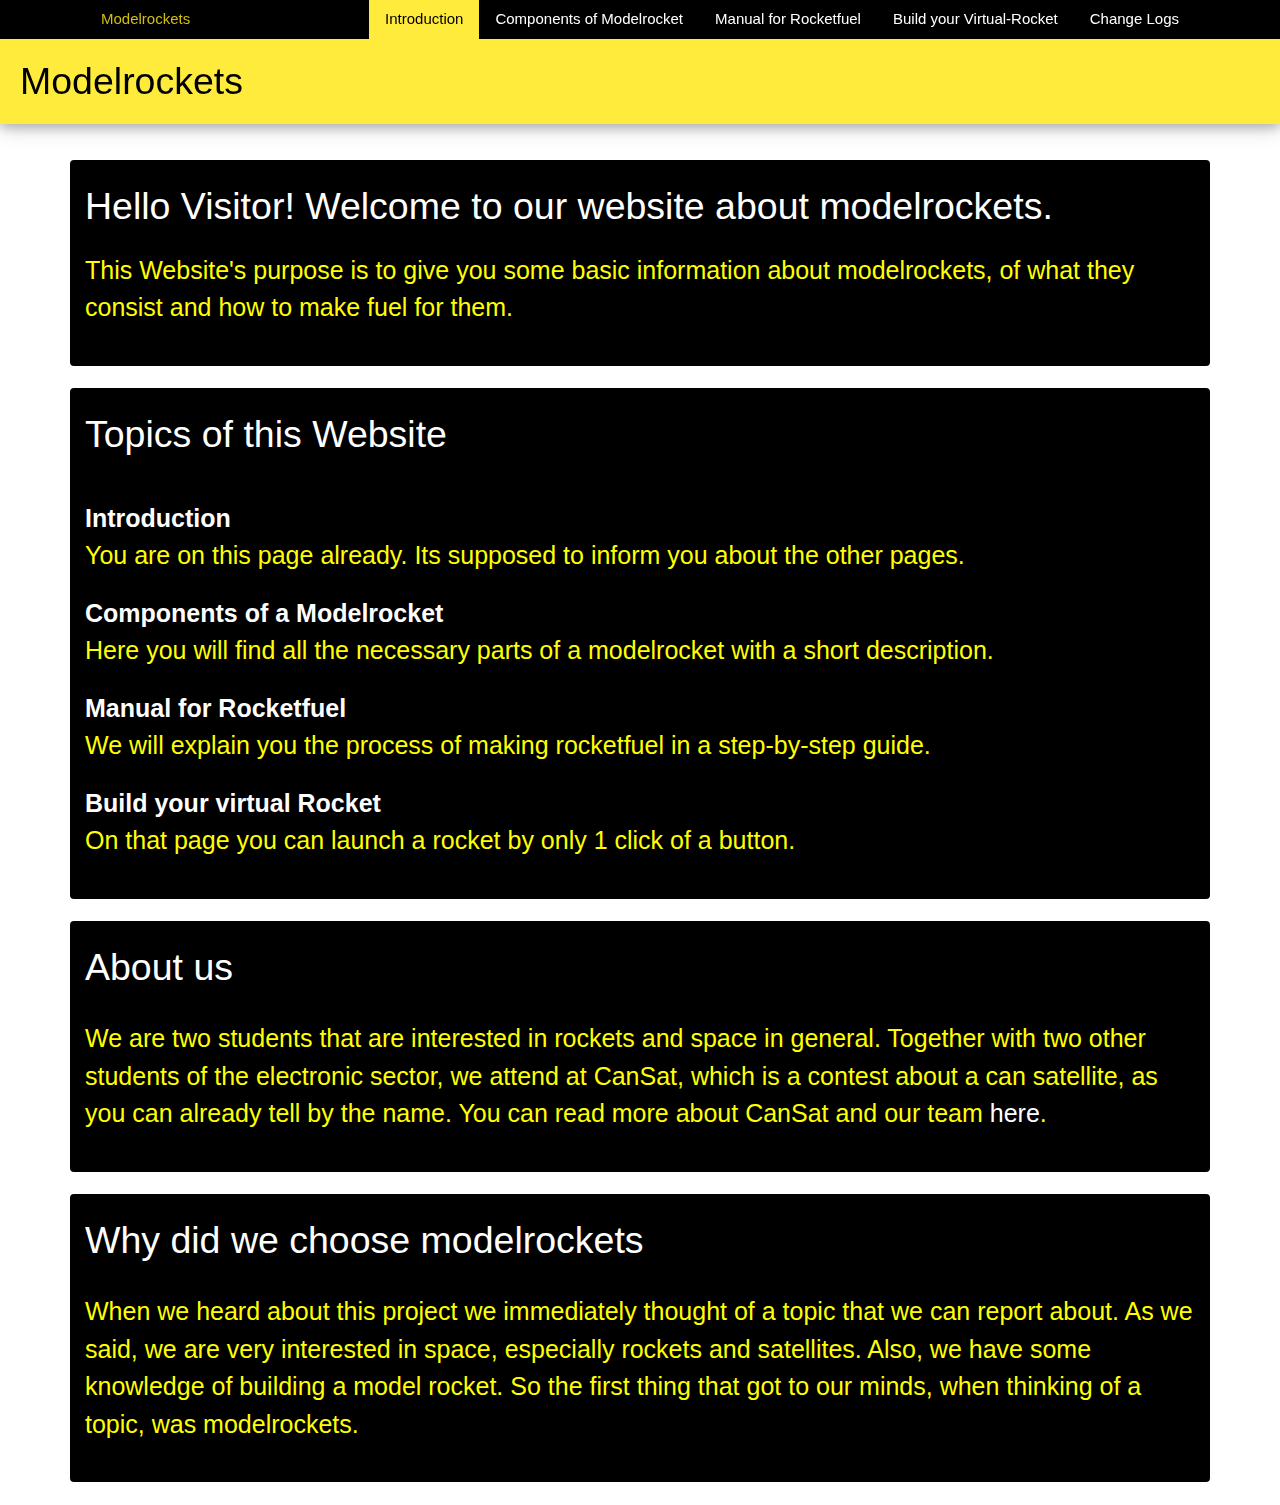
<file: index.html>
<!DOCTYPE html>
<html lang="en" dir="ltr">
  <head>
    <meta charset="utf-8">
    <title>Modelrockets - Introduction</title>

    <meta name="viewport" content="width=device-width, initial-scale=1">
    <link rel="stylesheet" href="https://www.w3schools.com/w3css/4/w3.css">
    <link rel="stylesheet" href="https://stackpath.bootstrapcdn.com/bootstrap/4.3.1/css/bootstrap.min.css" integrity="sha384-ggOyR0iXCbMQv3Xipma34MD+dH/1fQ784/j6cY/iJTQUOhcWr7x9JvoRxT2MZw1T" crossorigin="anonymous">

    <link rel="stylesheet" href="css/modelrockets.css">
  </head>
  <body class="w3-white">

  <section id="nav">
    <!-- Navigationbar !-->
    <nav id="navbar" class="w3-bar w3-black w3-card-4">
      <div class="container">
        <a href="#navbar" class="w3-bar-item w3-button w3-mobile w3-hover-yellow w3-text-yellow">Modelrockets</a>

        <a href="plansforwebsite" class="w3-bar-item w3-button w3-mobile w3-hover-yellow w3-right">Change Logs</a>
        <a href="virtual-rocket" class="w3-bar-item w3-button w3-mobile w3-hover-yellow w3-right">Build your Virtual-Rocket</a>
        <a href="fuel" class="w3-bar-item w3-button w3-mobile w3-hover-yellow w3-right">Manual for Rocketfuel</a>
        <a href="components" class="w3-bar-item w3-button w3-mobile w3-hover-yellow w3-right">Components of Modelrocket</a>
        <a href="#navbar" class="w3-bar-item w3-button w3-mobile w3-hover-yellow w3-right w3-yellow">Introduction</a>

      </div>
    </nav>
    <!-- Navbar ende -->

    <div class="w3-yellow w3-card-4">
      <h1 id="heading">Modelrockets</h1>
    </div>
  </section>

    <section id="content">

      <div class="container w3-black w3-round">
        <div class="w3-padding-24">
          <h1 class="heading">Hello Visitor! Welcome to our website about modelrockets.</h1>
          <br>
          <p class="ptext">
            This Website's purpose is to give you some basic information about modelrockets,
            of what they consist and how to make fuel for them.
          </p>
        </div>
      </div>

      <br>

      <div class="container w3-black w3-round">
        <div class="w3-padding-24">
          <h1 class="heading">Topics of this Website</h1>
          <br>

          <dl class="ptext">
            <dt>Introduction</dt>
            <dd>You are on this page already. Its supposed to inform you about the other pages.</dd>

            <dt>Components of a Modelrocket</dt>
            <dd>Here you will find all the necessary parts of a modelrocket with a short description.</dd>

            <dt>Manual for Rocketfuel</dt>
            <dd>We will explain you the process of making rocketfuel in a step-by-step guide.</dd>

            <dt>Build your virtual Rocket</dt>
            <dd>On that page you can launch a rocket by only 1 click of a button.</dd>
          </dl>

        </div>
      </div>

      <br>

      <div class="container w3-black w3-round">
        <div class="w3-padding-24">
          <h1>About us</h1>
          <br>
          <p class="ptext">
            We are two students that are interested in rockets and space in general.
            Together with two other students of the electronic sector, we attend at CanSat,
            which is a contest about a can satellite, as you can already tell by the name.
            You can read more about CanSat and our team <a class="linkToWebsite" href="https://space-lab.at">here</a>.
          </p>
        </div>
      </div>

      <br>

      <div class="container w3-black w3-round">
        <div class="w3-padding-24">
          <h1>Why did we choose modelrockets</h1>
          <br>
          <p class="ptext">
            When we heard about this project we immediately thought of a topic that we can report about.
            As we said, we are very interested in space, especially rockets and satellites.
            Also, we have some knowledge of building a model rocket.
            So the first thing that got to our minds, when thinking of a topic, was modelrockets.
          </p>
        </div>
      </div>

      <br>

    </section>
  </body>
</html>
</file>
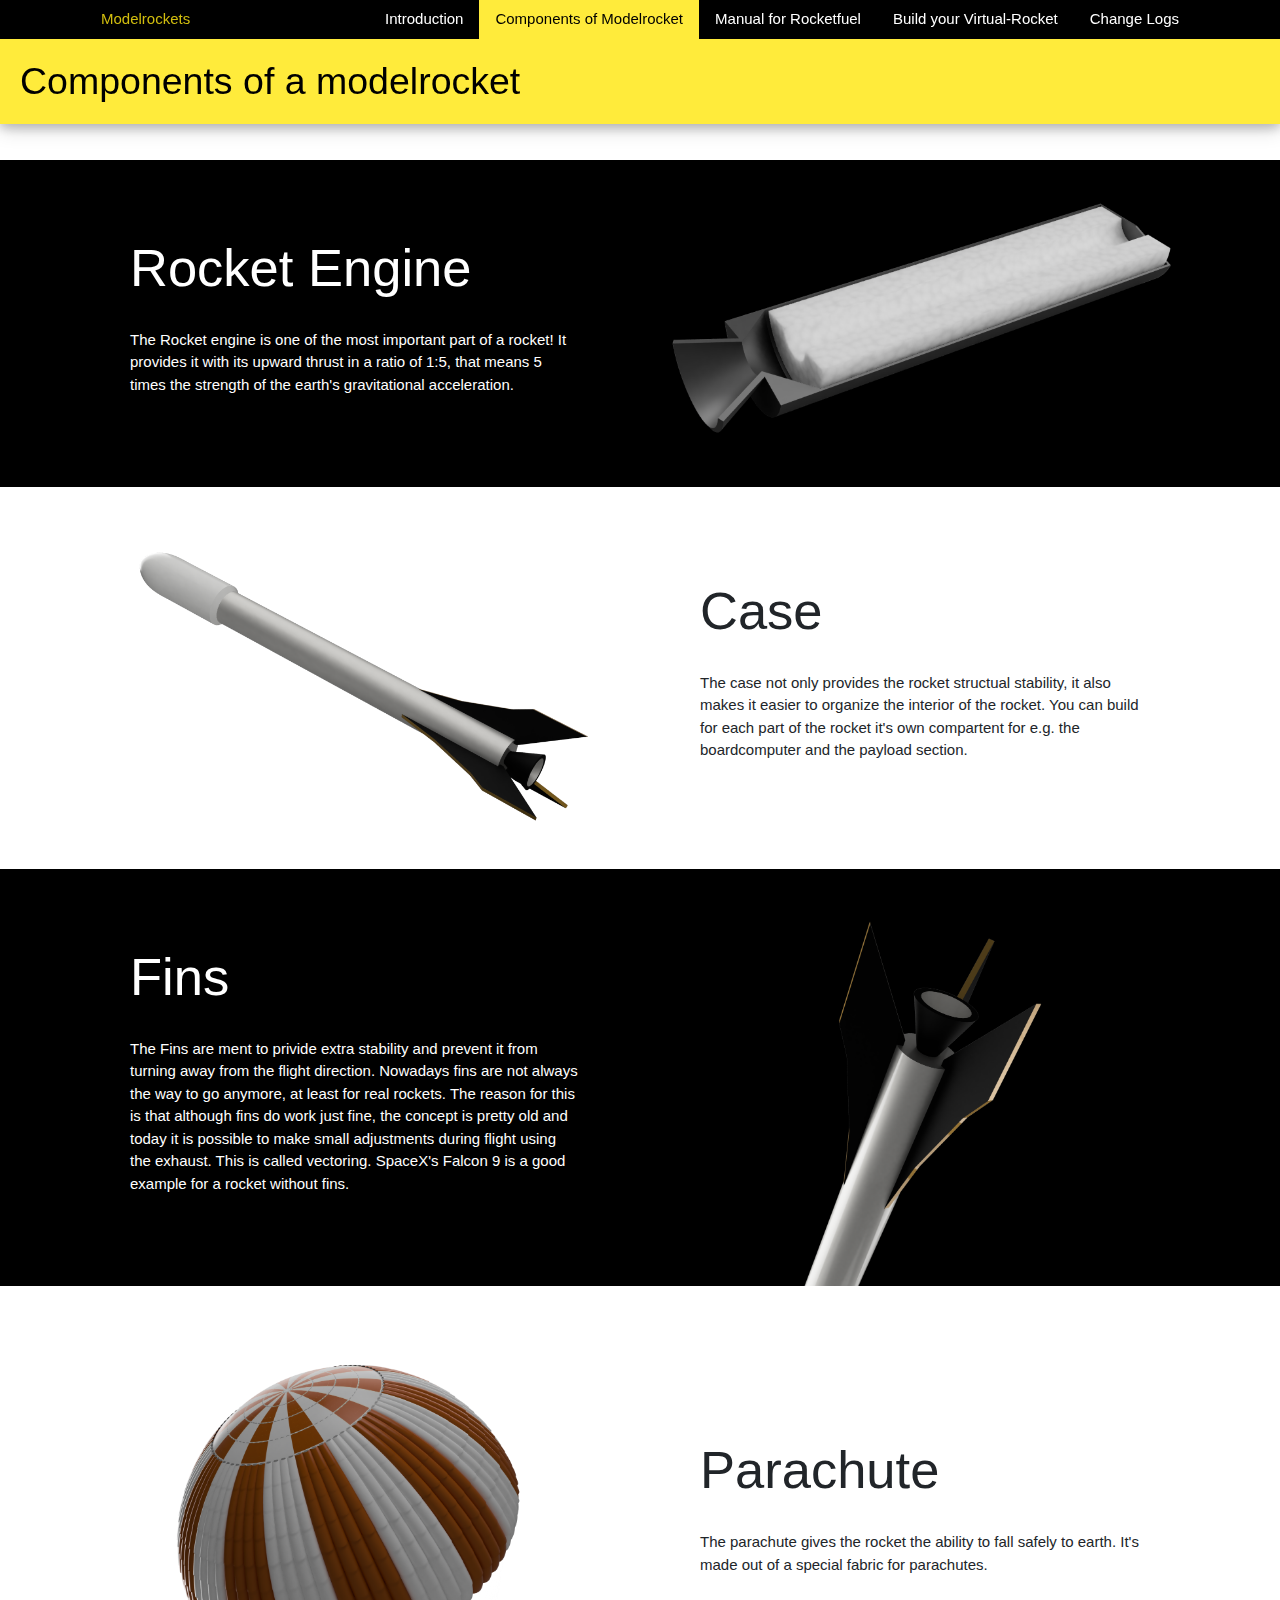
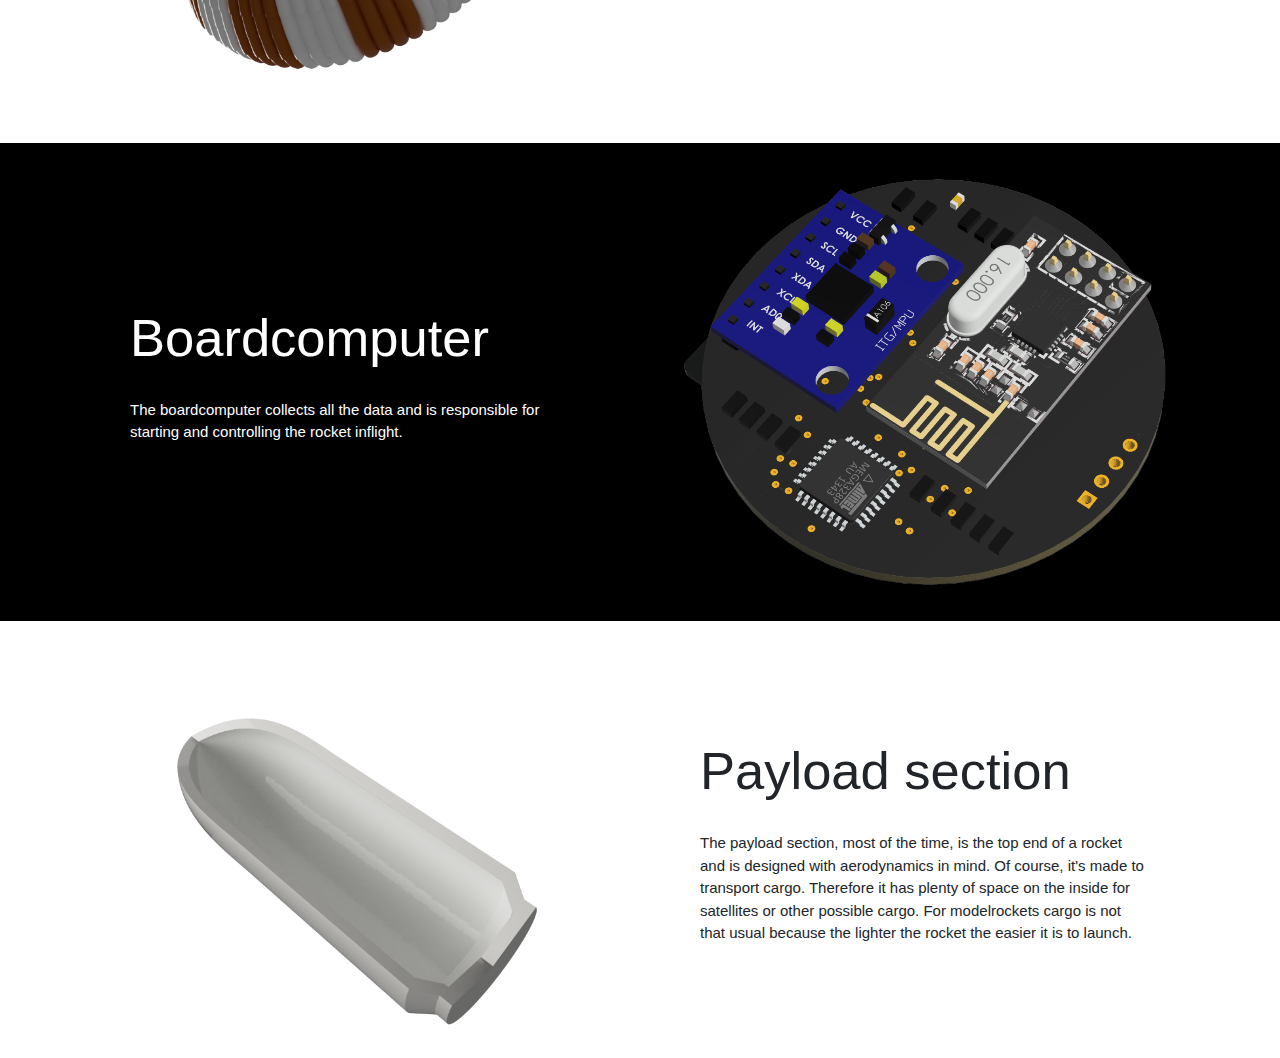
<file: components/index.html>
<!DOCTYPE html>
<html lang="en">
  <head>
    <meta charset="utf-8">
    <title>Modelrockets - Components</title>

    <meta name="viewport" content="width=device-width, initial-scale=1">
    <link rel="stylesheet" href="https://www.w3schools.com/w3css/4/w3.css">
    <link rel="stylesheet" href="https://stackpath.bootstrapcdn.com/bootstrap/4.3.1/css/bootstrap.min.css" integrity="sha384-ggOyR0iXCbMQv3Xipma34MD+dH/1fQ784/j6cY/iJTQUOhcWr7x9JvoRxT2MZw1T" crossorigin="anonymous">
    <link rel="stylesheet" href="../css/modelrockets.css">

    <script src="../js/modelrockets.js"></script>
    <script>
      setContentMarginTop();
    </script>
  </head>
  <body onresize="javascript:setContentMarginTop()">
    <section id="nav">
        <!-- Navigationbar !-->
        <nav id="navbar" class="w3-bar w3-black w3-card-4">
          <div class="container">
            <a href=".." class="w3-bar-item w3-button w3-mobile w3-hover-yellow w3-text-yellow">Modelrockets</a>

            <a href="../plansforwebsite" class="w3-bar-item w3-button w3-mobile w3-hover-yellow w3-right">Change Logs</a>
            <a href="../virtual-rocket" class="w3-bar-item w3-button w3-mobile w3-hover-yellow w3-right">Build your Virtual-Rocket</a>
            <a href="../fuel" class="w3-bar-item w3-button w3-mobile w3-hover-yellow w3-right">Manual for Rocketfuel</a>
            <a href="#navbar" class="w3-bar-item w3-button w3-mobile w3-hover-yellow w3-right w3-yellow">Components of Modelrocket</a>
            <a href=".." class="w3-bar-item w3-button w3-mobile w3-hover-yellow w3-right">Introduction</a>
          </div>
        </nav>
        <!-- Navbar ende -->

        <div class="w3-yellow w3-card-4 heading">
          <h1 id="heading">Components of a modelrocket</h1>
        </div>
    </section>

    <section id="content">

      <section class="w3-black">
        <div class="container">
          <div class="row align-items-center">
            <div class="col-lg-6 order-lg-2">
              <img class="imgRight" src="img/rocket_engine.png" alt="Bild von einem Raketenmotor">
            </div>

            <div class="col-lg-6 order-lg-1">
              <div class="p-5">
                <h2 class="display-4">Rocket Engine</h2>
                <br>
                <p>
                  The Rocket engine is one of the most important part of a rocket!
                  It provides it with its upward thrust in a ratio of 1:5, that means 5 times the strength of the earth's gravitational acceleration.
                </p>
              </div>
            </div>
          </div>
        </div>
      </section>

      <section>
        <div class="container">
          <div class="row align-items-center">
            <div class="col-lg-6 order-lg-1">
              <img class="imgLeft" src="img/rocket_case.png" alt="Gehäuse von Modellrakete">
            </div>
            <div class="col-lg-6 order-lg-2">
              <div class="p-5">
                <h2 class="display-4">Case</h2>
                <br>
                <p>
                  The case not only provides the rocket structual stability, it also makes it easier to organize the interior of the rocket.
                  You can build for each part of the rocket it's own compartent for e.g. the boardcomputer and the payload section.
                </p>
              </div>
            </div>
          </div>
        </div>
      </section>

      <section class="w3-black">
        <div class="container">
          <div class="row align-items-center">
            <div class="col-lg-6 order-lg-2">
              <img class="imgRight" src="img/rocket_fins.png" alt="Fins">

            </div>

            <div class="col-lg-6 order-lg-1">
              <div class="p-5">
                <h2 class="display-4">Fins</h2>
                <br>
                <p>
                  The Fins are ment to privide extra stability and prevent it from turning away from the flight direction.
                  Nowadays fins are not always the way to go anymore, at least for real rockets.
                  The reason for this is that although fins do work just fine, the concept is pretty old and
                  today it is possible to make small adjustments during flight using the exhaust. This is called vectoring.
                  SpaceX's Falcon 9 is a good example for a rocket without fins.
                </p>
              </div>
            </div>
          </div>
        </div>
      </section>

      <section>
        <div class="container">
          <div class="row align-items-center">
            <div class="col-lg-6 order-lg-1">
              <img class="imgLeft" src="img/rocket_parachute.png" alt="Parachute">
            </div>

            <div class="col-lg-6 order-lg-2">
              <div class="p-5">
                <h2 class="display-4">Parachute</h2>
                <br>
                <p>
                  The parachute gives the rocket the ability to fall safely to earth.
                  It's made out of a special fabric for parachutes.
                </p>
              </div>
            </div>
          </div>
        </div>
      </section>

      <section class="w3-black">
        <div class="container">
          <div class="row align-items-center">
            <div class="col-lg-6 order-lg-2">
              <img class="imgRight" src="img/rocket_computer.png" alt="Rocket Boardcomputer">
            </div>

            <div class="col-lg-6 order-lg-1">
              <div class="p-5">
                <h2 class="display-4">Boardcomputer</h2>
                <br>
                <p>
                  The boardcomputer collects all the data and is responsible for starting and controlling the rocket inflight.
                </p>
              </div>
            </div>
          </div>
        </div>
      </section>

      <section>
        <div class="container">
          <div class="row align-items-center">
            <div class="col-lg-6 order-lg-1">
              <img src="img/rocket_payload.PNG" alt="Payloadsection">
            </div>

            <div class="col-lg-6 order-lg-2">
              <div class="p-5">
                <h2 class="display-4">Payload section</h2>
                <br>
                <p>
                  The payload section, most of the time, is the top end of a rocket and is designed with aerodynamics in mind.
                  Of course, it's made to transport cargo. Therefore it has plenty of space on the inside for satellites or
                  other possible cargo.
                  For modelrockets cargo is not that usual because the lighter the rocket the easier it is to launch.
                </p>
              </div>
            </div>
          </div>
        </div>
        </section>

    </section>
  </body>
</html>
</file>
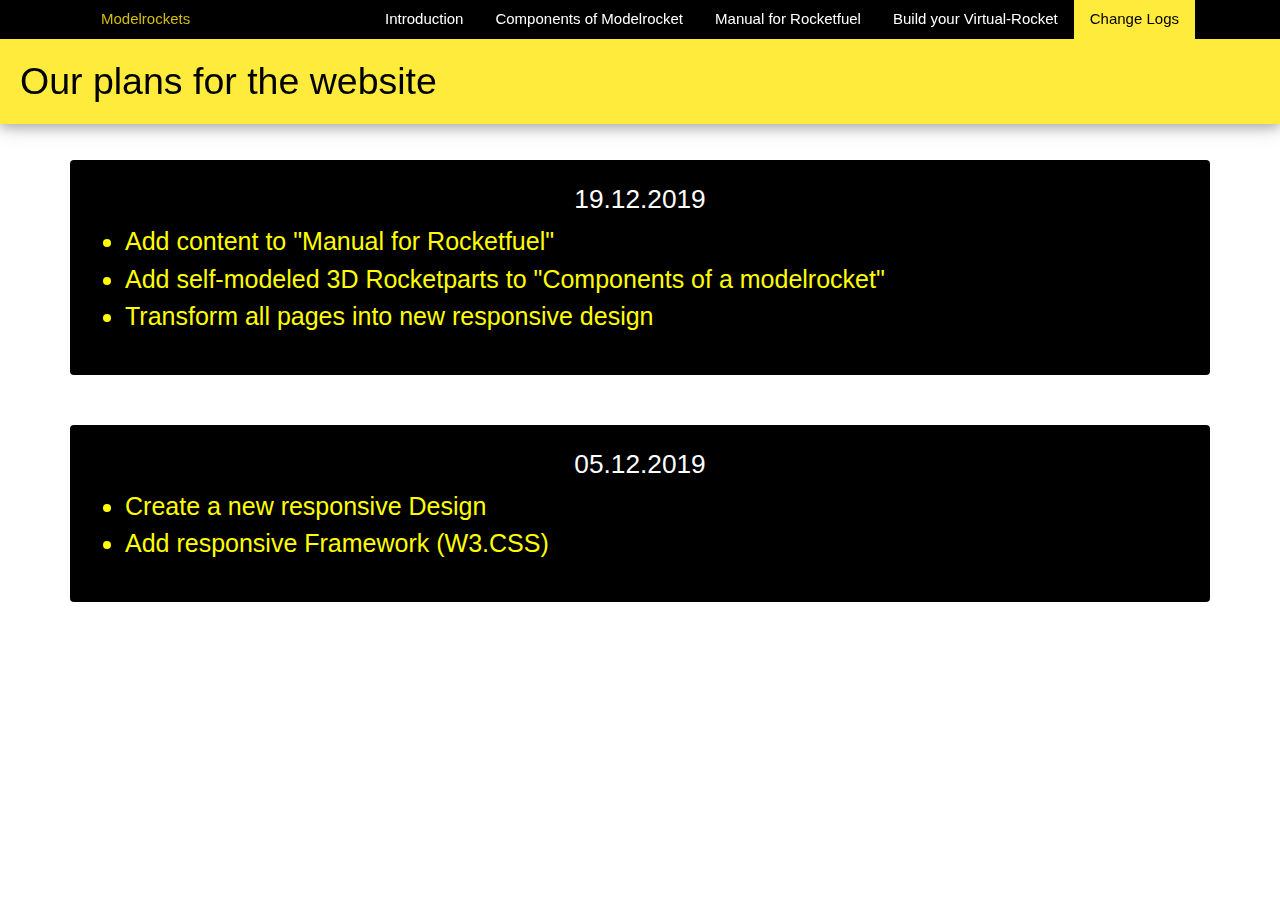
<file: plansforwebsite/index.html>
<!DOCTYPE html>
<html lang="en">
  <head>
    <meta charset="utf-8">
    <title>Modelrockets - Virtual Rocket</title>

    <meta name="viewport" content="width=device-width, initial-scale=1">
    <link rel="stylesheet" href="https://www.w3schools.com/w3css/4/w3.css">
    <link rel="stylesheet" href="https://stackpath.bootstrapcdn.com/bootstrap/4.3.1/css/bootstrap.min.css" integrity="sha384-ggOyR0iXCbMQv3Xipma34MD+dH/1fQ784/j6cY/iJTQUOhcWr7x9JvoRxT2MZw1T" crossorigin="anonymous">

    <link rel="stylesheet" href="../css/modelrockets.css">
  </head>
  <body>
    <section id="nav">
        <!-- Navigationbar !-->
        <nav id="navbar" class="w3-bar w3-black w3-card-4">
          <div class="container">
            <a href=".." class="w3-bar-item w3-button w3-mobile w3-hover-yellow w3-text-yellow">Modelrockets</a>

            <a href="#navbar" class="w3-bar-item w3-button w3-mobile w3-hover-yellow w3-right w3-yellow">Change Logs</a>
            <a href="../virtual-rocket" class="w3-bar-item w3-button w3-mobile w3-hover-yellow w3-right">Build your Virtual-Rocket</a>
            <a href="../fuel" class="w3-bar-item w3-button w3-mobile w3-hover-yellow w3-right">Manual for Rocketfuel</a>
            <a href="../components" class="w3-bar-item w3-button w3-mobile w3-hover-yellow w3-right">Components of Modelrocket</a>
            <a href=".." class="w3-bar-item w3-button w3-mobile w3-hover-yellow w3-right">Introduction</a>

          </div>
        </nav>
        <!-- Navbar ende -->

        <div class="w3-yellow w3-card-4">
          <h1 id="heading">Our plans for the website</h1>
        </div>
    </section>

    <section id="content">

        <section class="changelogentry">
          <div class="container w3-black w3-round">
            <div class="w3-padding-24">
              <div class="w3-center"><h3>19.12.2019</h3></div>
            <ul class="ptext">
              <li>Add content to "Manual for Rocketfuel"</li>
              <li>Add self-modeled 3D Rocketparts to "Components of a modelrocket"</li>
              <li>Transform all pages into new responsive design</li>
            </ul>
          </div>
          </div>
        </section>

        <section class="changelogentry">
          <div class="container w3-black w3-round">
            <div class="w3-padding-24">
              <div class="w3-center"><h3>05.12.2019</h3></div>
            <ul class="ptext">
              <li>Create a new responsive Design</li>
              <li>Add responsive Framework (W3.CSS)</li>
            </ul>
          </div>
          </div>
        </section>

      </section>
  </body>



</html>
</file>
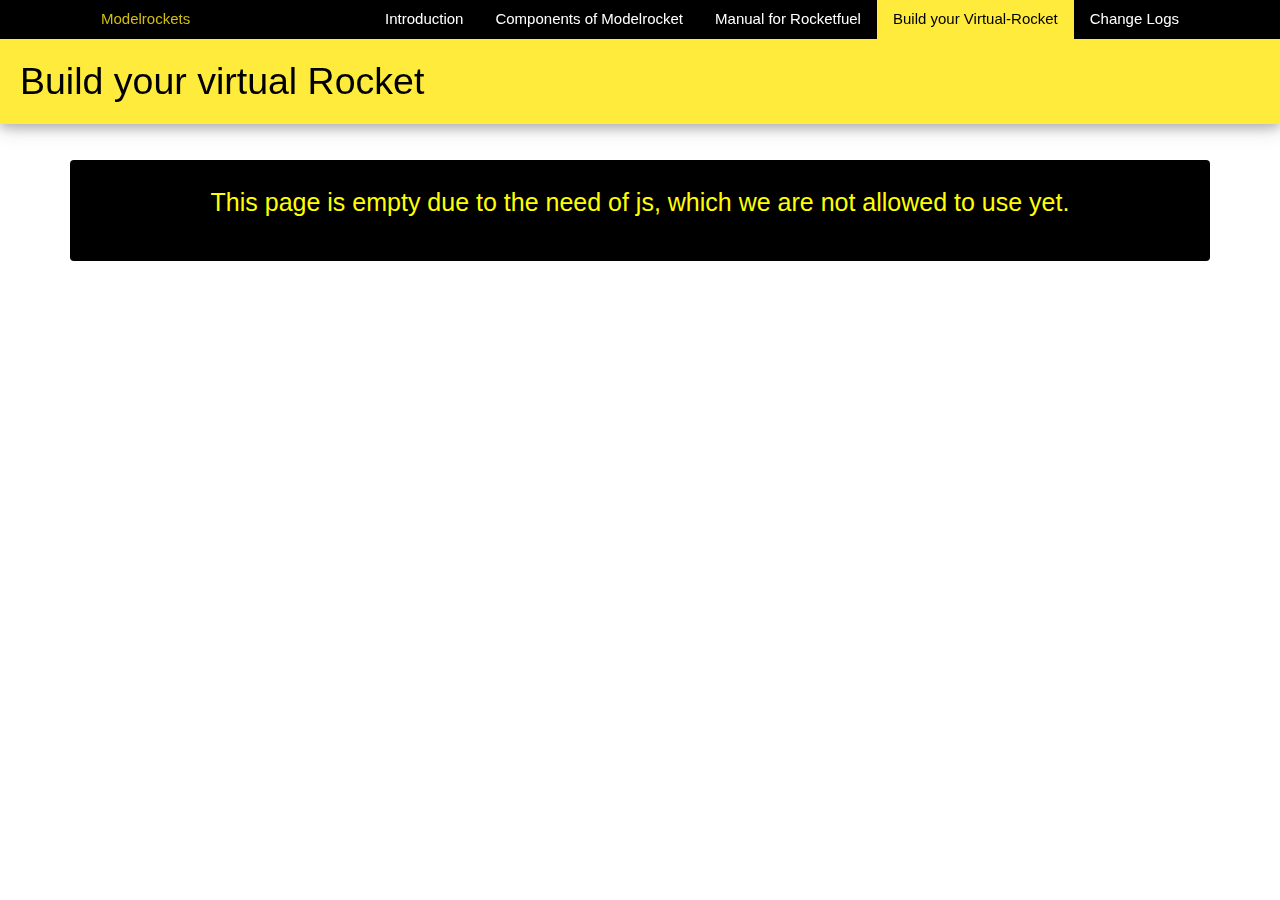
<file: quiz/index.html>
<!DOCTYPE html>
<html lang="en">
  <head>
    <meta charset="utf-8">
    <title>Modelrockets - Virtual Rocket</title>

    <meta name="viewport" content="width=device-width, initial-scale=1">
    <link rel="stylesheet" href="https://www.w3schools.com/w3css/4/w3.css">
    <link rel="stylesheet" href="https://stackpath.bootstrapcdn.com/bootstrap/4.3.1/css/bootstrap.min.css" integrity="sha384-ggOyR0iXCbMQv3Xipma34MD+dH/1fQ784/j6cY/iJTQUOhcWr7x9JvoRxT2MZw1T" crossorigin="anonymous">

    <link rel="stylesheet" href="../css/modelrockets.css">
  </head>
  <body>
    <section id="nav">
        <!-- Navigationbar !-->
        <nav id="navbar" class="w3-bar w3-black w3-card-4">
          <div class="container">
            <a href=".." class="w3-bar-item w3-button w3-mobile w3-hover-yellow w3-text-yellow">Modelrockets</a>

            <a href="../plansforwebsite" class="w3-bar-item w3-button w3-mobile w3-hover-yellow w3-right">Change Logs</a>
            <a href="#navbar" class="w3-bar-item w3-button w3-mobile w3-hover-yellow w3-right w3-yellow">Build your Virtual-Rocket</a>
            <a href="../fuel" class="w3-bar-item w3-button w3-mobile w3-hover-yellow w3-right">Manual for Rocketfuel</a>
            <a href="../components" class="w3-bar-item w3-button w3-mobile w3-hover-yellow w3-right">Components of Modelrocket</a>
            <a href=".." class="w3-bar-item w3-button w3-mobile w3-hover-yellow w3-right">Introduction</a>

          </div>
        </nav>
        <!-- Navbar ende -->

        <div class="w3-yellow w3-card-4">
          <h1 id="heading">Build your virtual Rocket</h1>
        </div>
    </section>

    <section id="content">

        <section>
          <div class="container w3-black w3-round">
            <div class="w3-padding-24 w3-center">
              <p class="ptext">This page is empty due to the need of js, which we are not allowed to use yet.</p>
            </div>
          </div>
        </section>

      </section>
  </body>



</html>
</file>
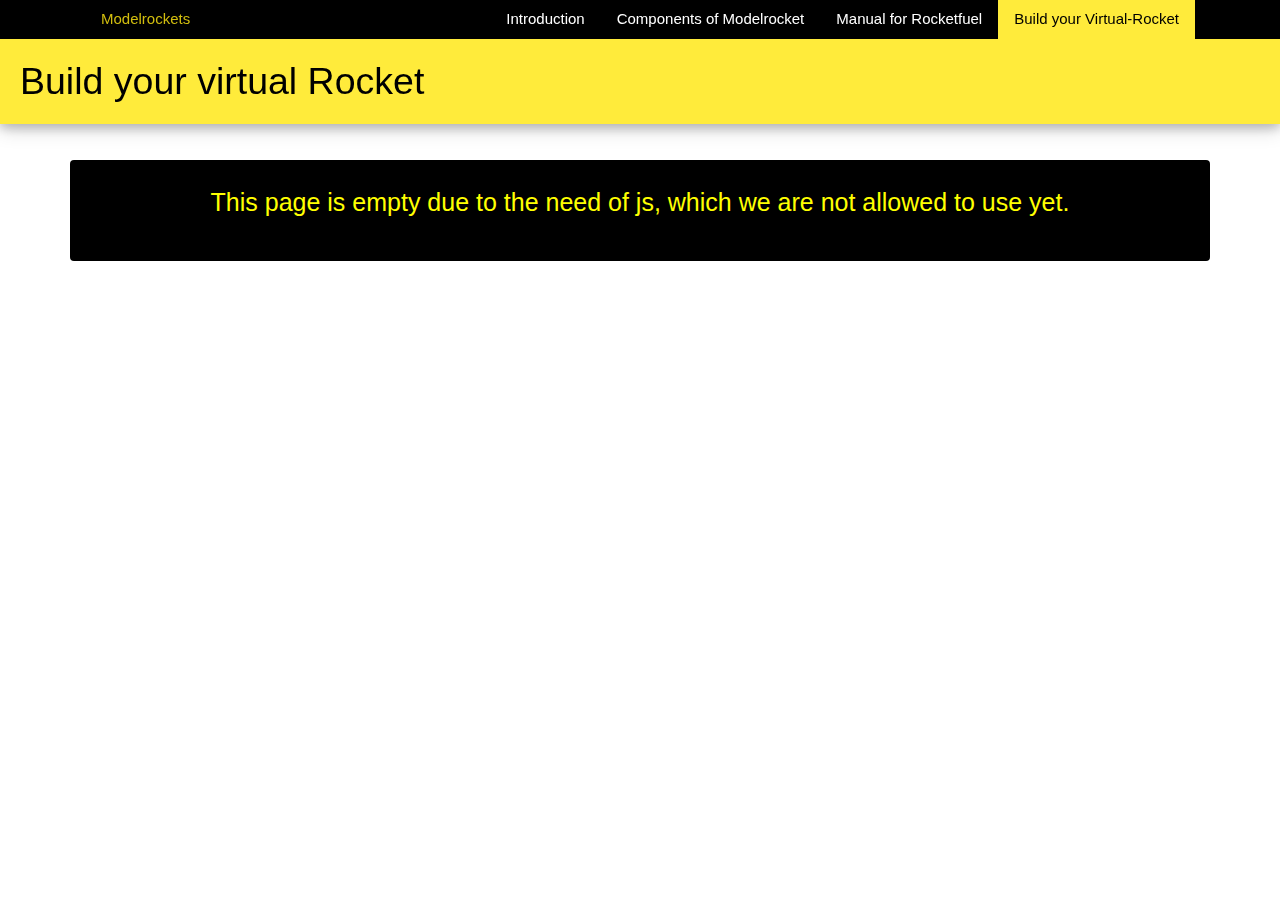
<file: virtual-rocket/index.html>
<!DOCTYPE html>
<html lang="en">
  <head>
    <meta charset="utf-8">
    <title>Modelrockets - Virtual Rocket</title>

    <meta name="viewport" content="width=device-width, initial-scale=1">
    <link rel="stylesheet" href="https://www.w3schools.com/w3css/4/w3.css">
    <link rel="stylesheet" href="https://stackpath.bootstrapcdn.com/bootstrap/4.3.1/css/bootstrap.min.css" integrity="sha384-ggOyR0iXCbMQv3Xipma34MD+dH/1fQ784/j6cY/iJTQUOhcWr7x9JvoRxT2MZw1T" crossorigin="anonymous">

    <link rel="stylesheet" href="../css/modelrockets.css">
  </head>
  <body>
    <section id="nav">
        <!-- Navigationbar !-->
        <nav id="navbar" class="w3-bar w3-black w3-card-4">
          <div class="container">
            <a href=".." class="w3-bar-item w3-button w3-mobile w3-hover-yellow w3-text-yellow">Modelrockets</a>

            <a href="#navbar" class="w3-bar-item w3-button w3-mobile w3-hover-yellow w3-right w3-yellow">Build your Virtual-Rocket</a>
            <a href="../fuel" class="w3-bar-item w3-button w3-mobile w3-hover-yellow w3-right">Manual for Rocketfuel</a>
            <a href="../components" class="w3-bar-item w3-button w3-mobile w3-hover-yellow w3-right">Components of Modelrocket</a>
            <a href=".." class="w3-bar-item w3-button w3-mobile w3-hover-yellow w3-right">Introduction</a>

          </div>
        </nav>
        <!-- Navbar ende -->

        <div class="w3-yellow w3-card-4">
          <h1 id="heading">Build your virtual Rocket</h1>
        </div>
    </section>

    <section id="content">

        <section>
          <div class="container w3-black w3-round">
            <div class="w3-padding-24 w3-center">
              <p class="ptext">This page is empty due to the need of js, which we are not allowed to use yet.</p>
            </div>
          </div>
        </section>

      </section>
  </body>



</html>
</file>
<file: css/modelrockets.css>
/* ******/
/*Media */
/********/
@media (max-width: 600px) {
  #content {
    position: relative;
  }

  #nav {
    position: relative;
  }

  #fueldisclaimer {
    margin-top: 100px;
  }
}

/* ******/
/*Id's  */
/********/
#nav {
  margin-top: 0;
  top: 0;
  z-index: 100;
  position: fixed;
  display: block;
  width: 100%
}

#content {
  margin-top: 160px;
  display:block;
  bottom: 0;
}

#heading {
  padding: 20px;
}

/* *******/
/*Classes*/
/*********/
.heading{
  margin-bottom: 0;
}

.boldStepNumber {
  background-color: inherit;
  color: yellow;
  font-size:55px;
  padding: 8px 10px 30px 0px;

  border-radius: 6px;
}

.description {
  background-color: inherit;
  color: yellow;
  font-size: 20px;
  padding-left: 92px;
  padding-bottom: 10px;
}
.descriptionList{
  background-color: inherit;
  color: yellow;
  font-size: 20px;
  padding-left: 110px;
  top: 0px;
  padding-bottom: 10px;
}

.stepHeader {
  font-size: 25px;
}

.disclaimer {
  background-color: inherit;
  color: red;
  text-transform: uppercase;
  border: 2px solid red;
}

.ptext {
  background-color: inherit;
  color: yellow;
  font-weight: normal;
  font-size: 25px;
}

.changelogentry {
  margin: 50px;
}


.linkToWebsite {
  background-color: inherit;
  color: white;
}

.linkToWebsite:hover {
  background-color: inherit;
  color: white;
  text-decoration: underline;
  font-weight: bold;
}


nav a {
  transition: background-color 0.25s;
}


section {
  margin-top:20px;
  margin-bottom: 20px;
}

section + section{
  margin-bottom: 0px;
}

footer {
  position: fixed;
  height: 50px;
  bottom: 0px;
  left: 0px;
  right: 0px;
  margin-bottom: 0px;
}



ol{
  list-style: none;
}

img{
  border-top-left-radius: 5px;
  border-top-right-radius: 5px;
  width: 100%;
  height: auto;
}

dt {
  background-color: inherit;
  color: white;

  margin-top: 20px;
}

img.imgRight {
  float: right
}

img.imgLeft {
  float: left;
}

li.manuallist {
  border-radius: 5px;
  background-color: black;
  color:white;
  margin: 20px;
}
</file>
